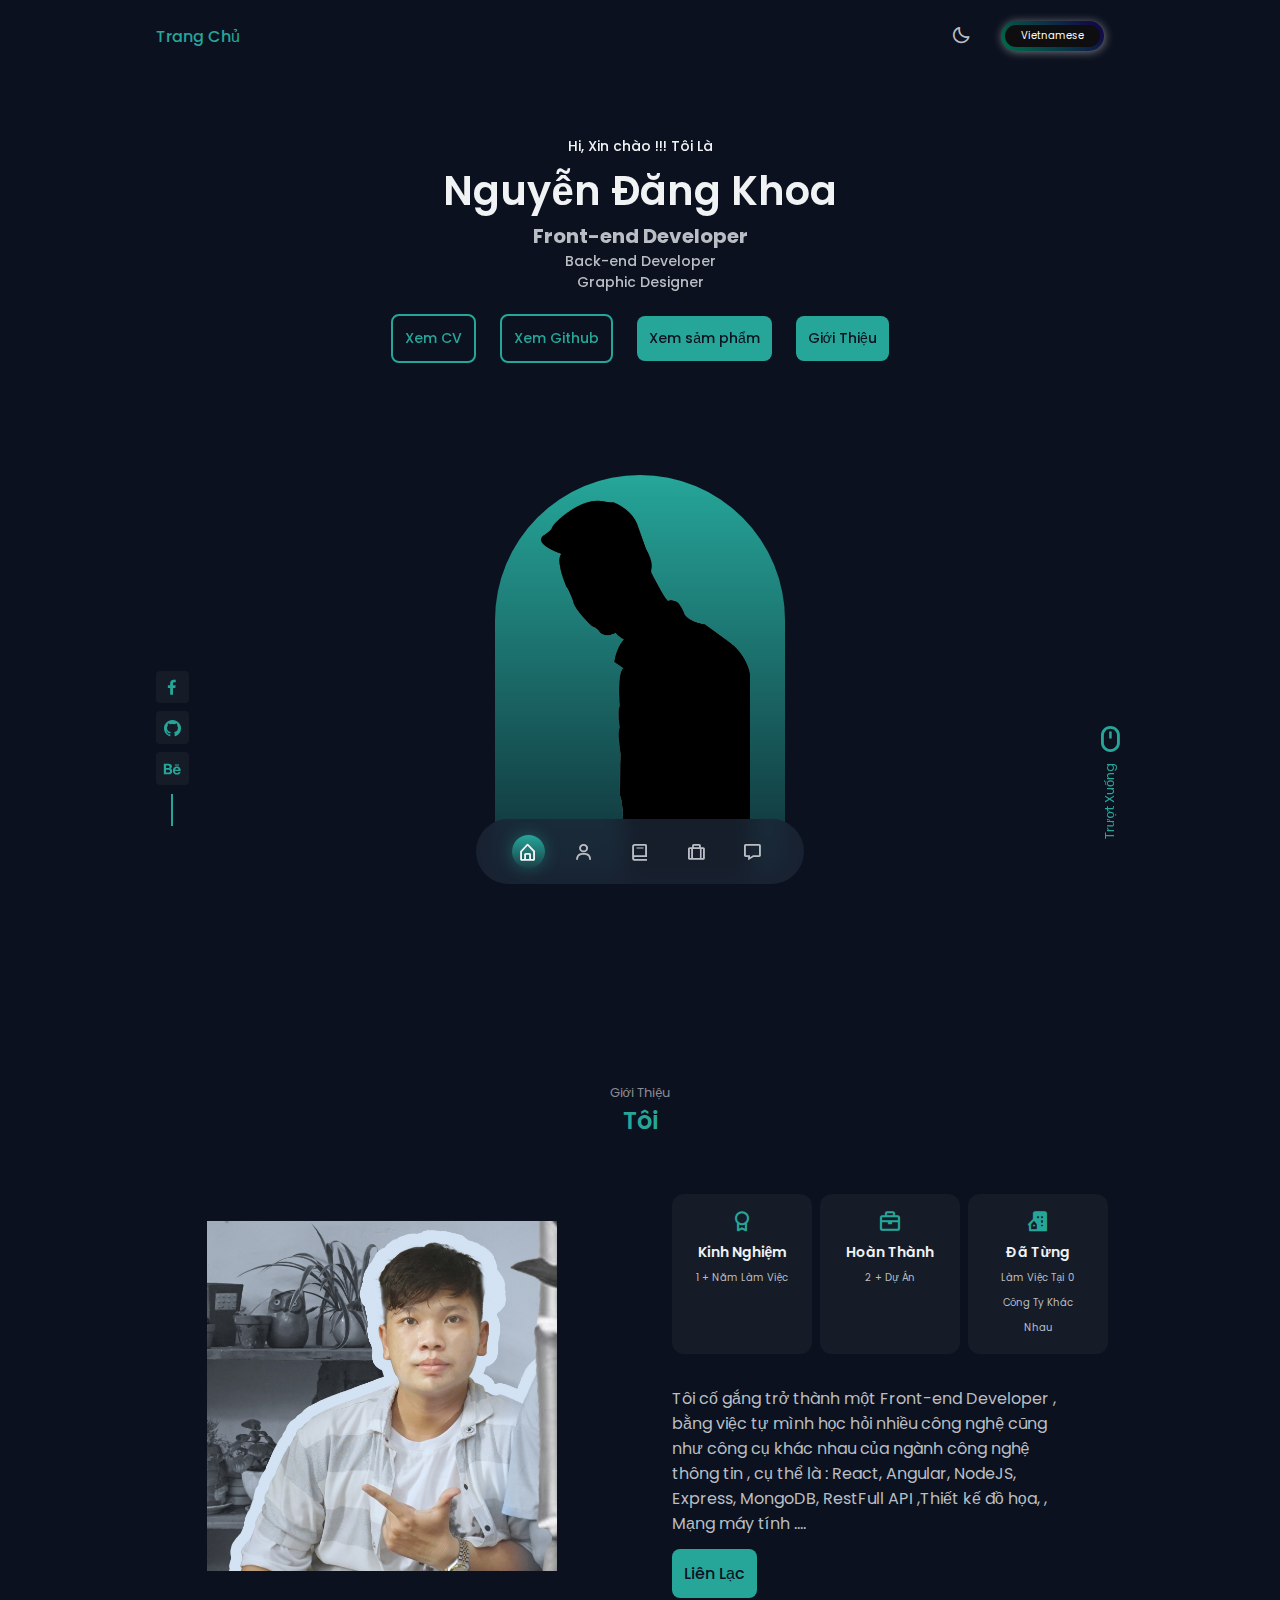
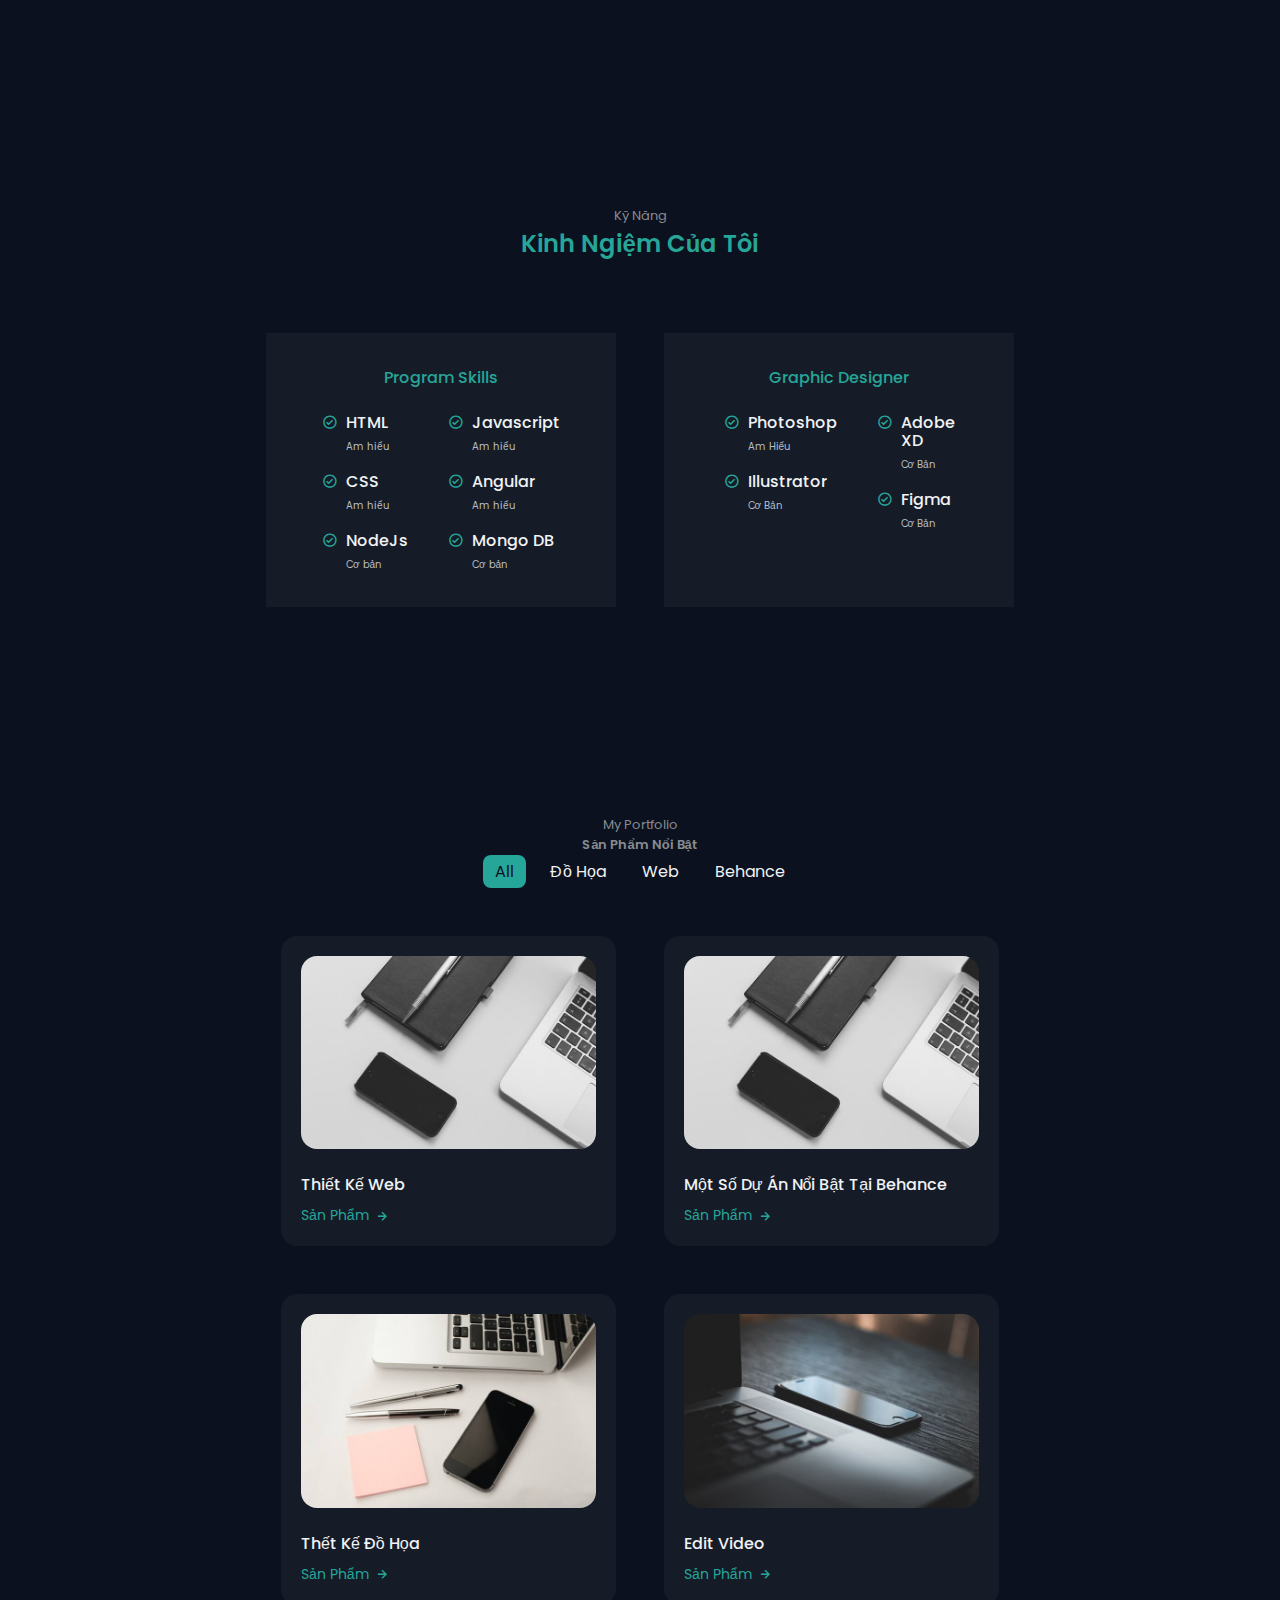
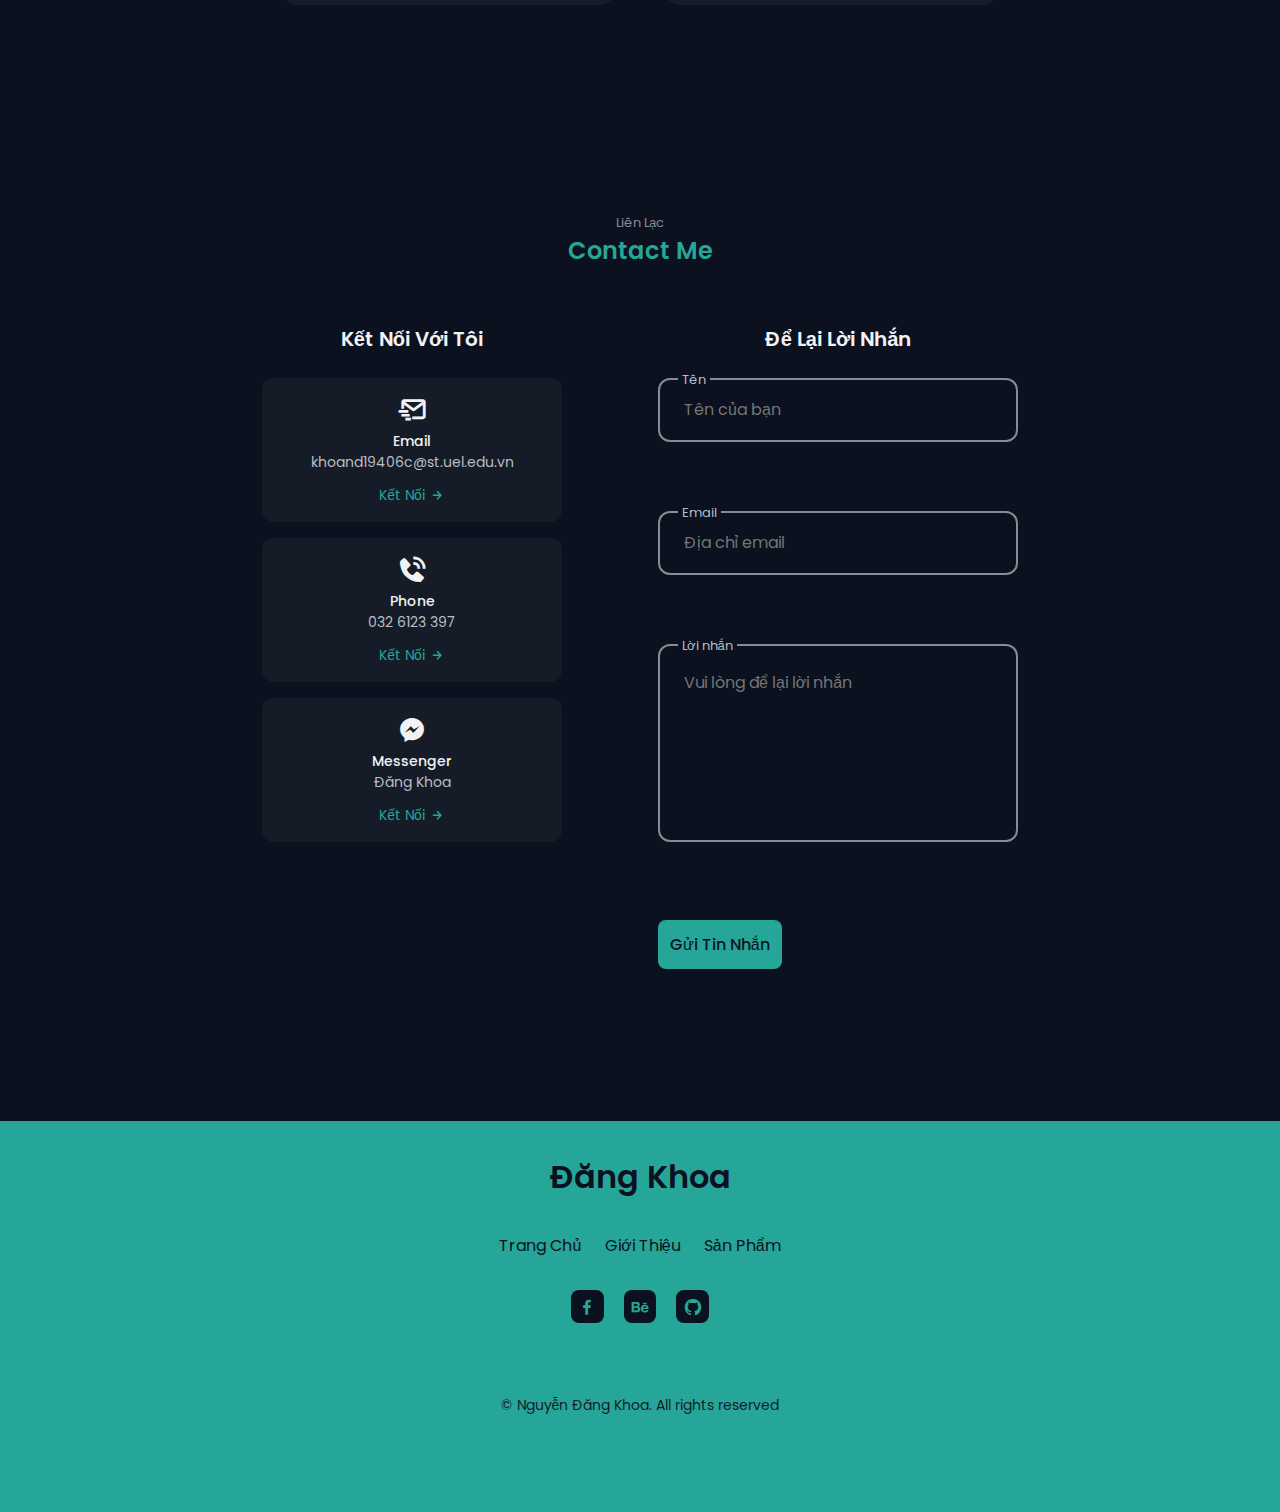
<file: index.html>
<!DOCTYPE html>
<html lang="en">

<head>
    <meta charset="UTF-8">
    <meta name="viewport" content="width=device-width, initial-scale=1.0">

    <!--=============== FAVICON ===============-->
    <link rel="shortcut icon" href="https://cdn-icons-png.flaticon.com/128/6146/6146710.png" type="image/x-icon">

    <!--=============== BOXICONS ===============-->
    <link href='https://unpkg.com/boxicons@2.1.1/css/boxicons.min.css' rel='stylesheet'>

    <!--=============== SWIPER CSS ===============-->
    <link rel="stylesheet" href="./assets/css/swiper-bundle.min.css">

    <!--=============== CSS ===============-->
    <link rel="stylesheet" href="./assets/css/styles.css">

    <title>Nguyễn Đăng Khoa</title>
</head>

<body>
    <!--=============== HEADER ===============-->
    <header class="header" id="header">
        <nav class="nav container">
            <a href="#" class="nav__logo">Trang Chủ</a>

            <div class="nav__menu">
                <ul class="nav__list">
                    <li class="nav__item ">
                        <a href="#home" class="nav__link active-link">
                            <i class='bx bx-home-alt'></i>
                        </a>
                    </li>

                    <li class="nav__item">
                        <a href="#about" class="nav__link">
                            <i class='bx bx-user'></i>
                        </a>
                    </li>

                    <li class="nav__item">
                        <a href="#skills" class="nav__link">
                            <i class='bx bx-book'></i>
                        </a>
                    </li>

                    <li class="nav__item">
                        <a href="#work" class="nav__link">
                            <i class='bx bx-briefcase-alt'></i>
                        </a>
                    </li>

                    <li class="nav__item">
                        <a href="#contact" class="nav__link">
                            <i class='bx bx-message'></i>
                        </a>
                    </li>
                </ul>
            </div>

            <!-- Theme Change Button -->
            <div class="func-change">
                <i class='bx bx-moon change-theme' id="theme-button"></i>
                <div style='display: block;'>
                    <button onclick="changebtn()" id="btn__changelanguage" class="btn6">Vietnamese</button>
                </div>
            </div>
        </nav>

    </header>

    <!--=============== MAIN ===============-->
    <main class="main">
        <!--=============== HOME ===============-->
        <section class="home section" id="home">
            <div class="home__container container grid">
                <div class="home__data">
                    <span class="home__greeting">Hi, Xin chào !!! Tôi Là</span>
                    <h1 class="home__name">Nguyễn Đăng Khoa</h1>
                    <h3 class="home__education"><b style="font-size:20px">Front-end Developer</b><br>Back-end Developer<br>Graphic
                        Designer<br><br>

                        <div class="home__buttons">
                            <a href="./cv.html" class="button button--ghost" target="_blank">
                                Xem CV
                            </a>
                            <a href="https://github.com/khoa2520" class="button button--ghost" target="_blank">
                                Xem Github
                            </a>
                            <a href="#work" class="button">Xem sảm phẩm</a>
                            <a href="#about" class="button">Giới Thiệu</a>
                        </div>
                </div>
                <div class="home__handle">
                    <img src="./assets/img/perfil.png" alt="" class="home__img">
                </div>

                <div class="home__social">
                    <a href="https://www.facebook.com/profile.php?id=100007340288042" target="_blank"
                        class="home__social-link">
                        <i class='bx bxl-facebook'></i>
                    </a>

                    <a href="https://github.com/khoa2520" target="_blank" class="home__social-link">
                        <i class='bx bxl-github'></i>
                    </a>

                    <a href="https://www.behance.net/nguynngkhoa3/" target="_blank" class="home__social-link">
                        <i class='bx bxl-behance'></i>
                    </a>
                </div>

                <a href="#about" class="home__scroll">
                    <i class='bx bx-mouse home__scroll-icon'></i>
                    <span class="home__scroll-name">Trượt Xuống</span>
                </a>
            </div>
        </section>

        <!--=============== ABOUT ===============-->
        <section class="about section" id="about">
            <span class="section__subtitle">Giới Thiệu</span>
            <h2 class="section__title">Tôi</h2>

            <div class="about__container container grid">
                <img src="./assets/img/backoke.jpg" alt="" class="about__img">

                <div class="about__data">
                    <div class="about__info">
                        <div class="about__box">
                            <i class='bx bx-award about__icon'></i>
                            <h3 class="about__title">Kinh Nghiệm</h3>
                            <span class="about__subtitle">1 + Năm Làm Việc</span>
                        </div>

                        <div class="about__box">
                            <i class='bx bx-briefcase about__icon'></i>
                            <h3 class="about__title">Hoàn Thành</h3>
                            <span class="about__subtitle">2 + Dự Án</span>
                        </div>

                        <div class="about__box">
                            <i class='bx bxs-building-house about__icon'></i>
                            <h3 class="about__title">Đã Từng</h3>
                            <span class="about__subtitle">Làm Việc Tại 0 Công Ty Khác Nhau</span>
                        </div>
                    </div>

                    <p class="about__description">
                        Tôi cố gắng trở thành một Front-end Developer , bằng việc tự mình học hỏi nhiều công nghệ cũng
                        như
                        công cụ khác nhau của ngành công nghệ thông tin , cụ thể là : React, Angular, NodeJS, Express, MongoDB, RestFull API ,Thiết kế đồ họa,
                        , Mạng máy tính ....
                    </p>

                    <a href="#contact" class="button">Liên Lạc</a>
                </div>
            </div>
        </section>

        <!--=============== SKILLS ===============-->
        <section class="skills section" id="skills">
            <span class="section__subtitle">Kỹ Năng</span>
            <h2 class="section__title">Kinh Ngiệm Của Tôi</h2>

            <div class="skills__container container grid">


                <div class="skills__content">
                    <h3 class="skills__title">Program Skills</h3>

                    <div class="skills__box">
                        <div class="skills__group">
                            <div class="skills__data">
                                <i class='bx bx-check-circle'></i>

                                <div>
                                    <h3 class="skills__name">HTML</h3>
                                    <span class="skills__level">Am hiểu</span>
                                </div>
                            </div>

                            <div class="skills__data">
                                <i class='bx bx-check-circle'></i>

                                <div>
                                    <h3 class="skills__name">CSS</h3>
                                    <span class="skills__level">Am hiểu</span>
                                </div>
                            </div>
                            <div class="skills__data">
                                <i class='bx bx-check-circle'></i>

                                <div>
                                    <h3 class="skills__name">NodeJs</h3>
                                    <span class="skills__level">Cơ bản</span>
                                </div>
                            </div>

                        </div>
                        <div class="skills__group">
                            <div class="skills__data">
                                <i class='bx bx-check-circle'></i>

                                <div>
                                    <h3 class="skills__name">Javascript</h3>
                                    <span class="skills__level">Am hiểu</span>
                                </div>
                            </div>

                            <div class="skills__data">
                                <i class='bx bx-check-circle'></i>

                                <div>
                                    <h3 class="skills__name">Angular</h3>
                                    <span class="skills__level">Am hiểu</span>
                                </div>
                            </div>
                            <div class="skills__data">
                                <i class='bx bx-check-circle'></i>

                                <div>
                                    <h3 class="skills__name">Mongo DB</h3>
                                    <span class="skills__level">Cơ bản</span>
                                </div>
                            </div>

                        </div>
                    </div>
                </div>

                <!--  -->

                <div class="skills__content">
                    <h3 class="skills__title">Graphic Designer</h3>

                    <div class="skills__box">
                        <div class="skills__group">
                            <div class="skills__data">
                                <i class='bx bx-check-circle'></i>

                                <div>
                                    <h3 class="skills__name">Photoshop</h3>
                                    <span class="skills__level">Am Hiểu</span>
                                </div>
                            </div>

                            <div class="skills__data">
                                <i class='bx bx-check-circle'></i>

                                <div>
                                    <h3 class="skills__name">Illustrator</h3>
                                    <span class="skills__level">Cơ Bản</span>
                                </div>
                            </div>
                        </div>
                        <div class="skills__group">
                            <div class="skills__data">
                                <i class='bx bx-check-circle'></i>

                                <div>
                                    <h3 class="skills__name">Adobe XD</h3>
                                    <span class="skills__level">Cơ Bản</span>
                                </div>
                            </div>

                            <div class="skills__data">
                                <i class='bx bx-check-circle'></i>

                                <div>
                                    <h3 class="skills__name">Figma</h3>
                                    <span class="skills__level">Cơ Bản</span>
                                </div>
                            </div>
                        </div>
                    </div>
                </div>
            </div>
        </section>

        <!--=============== SERVICES ===============-->
        <!-- <section class="services section">
            <span class="section__subtitle">Dịch Vụ</span>

            <h2 class="section__title">Cung Cấp Các Dịch Vụ</h2>

            <div class="services__container container grid">
                <div class="services__card">
                    <h3 class="services__title">Thiết Kế <br> Đồ Họa</h3>

                    <span class="services__button">
                        Xem thêm <i class='bx bx-right-arrow-alt services__icon'></i>
                    </span>

                    <div class="services__modal">
                        <div class="services__modal-content">
                            <i class='bx bx-x services__modal-close'></i>
                            <h3 class="services__modal-title">Thiết Kế Đồ Họa</h3>

                            <p class="services__modal-description">
                                Với kinh nghiệm hơn 2 năm trong lĩnh vực thiết kế đồ họa
                                tôi có thể.
                            </p>

                            <ul class="services__modal-list">
                                <li class="services__modal-item">
                                    <i class="bx bx-check services__modal-icon"></i>
                                    <p class="services__modal-info">
                                        Thiết kế banner, poster , name card, các sản phẩm
                                        in ấn theo yêu cầu
                                    </p>
                                </li>

                                <li class="services__modal-item">
                                    <i class="bx bx-check services__modal-icon"></i>
                                    <p class="services__modal-info">
                                        Phục vụ 24/7.
                                    </p>
                                </li>

                                <li class="services__modal-item">
                                    <i class="bx bx-check services__modal-icon"></i>
                                    <p class="services__modal-info">
                                        Hỗ trợ chỉnh sữa file theo yều.
                                    </p>
                                </li>

                                <li class="services__modal-item">
                                    <i class="bx bx-check services__modal-icon"></i>
                                    <p class="services__modal-info">
                                        sau khi hoàn thành bàn giao lại các file thiết kế theo yêu cầu của khách hàng.
                                    </p>
                                </li>
                            </ul>
                        </div>
                    </div>
                </div>

                <div class="services__card">
                    <h3 class="services__title">Thiết Kế <br> Web</h3>

                    <span class="services__button">
                        Xem thêm <i class='bx bx-right-arrow-alt services__icon'></i>
                    </span>

                    <div class="services__modal">
                        <div class="services__modal-content">
                            <i class='bx bx-x services__modal-close'></i>
                            <h3 class="services__modal-title">Thiết Kế Giao Diện Web</h3>

                            <p class="services__modal-description">
                                Với kinh nghiệm hơn 2 năm trong lĩnh vực thiết kế đồ họa
                                dành cho web tôi có thể.
                            </p>

                            <ul class="services__modal-list">
                                <li class="services__modal-item">
                                    <i class="bx bx-check services__modal-icon"></i>
                                    <p class="services__modal-info">
                                        Thiết kế giao diện web theo yêu cầu của khách hàng.
                                    </p>
                                </li>

                                <li class="services__modal-item">
                                    <i class="bx bx-check services__modal-icon"></i>
                                    <p class="services__modal-info">
                                        Thiết kế giao diện trực quan dễ nhìn.
                                    </p>
                                </li>

                                <li class="services__modal-item">
                                    <i class="bx bx-check services__modal-icon"></i>
                                    <p class="services__modal-info">
                                        Thiết kế bố cục màu sắc theo ý muốn của khách hàng
                                    </p>
                                </li>

                                <li class="services__modal-item">
                                    <i class="bx bx-check services__modal-icon"></i>
                                    <p class="services__modal-info">
                                        Bàn giao lại file và các sản phẩm theo yêu cầu của khách hàng.
                                    </p>
                                </li>

                                <li class="services__modal-item">
                                    <i class="bx bx-check services__modal-icon"></i>
                                    <p class="services__modal-info">
                                        Thiết kế mockups website cho công ty.
                                    </p>
                                </li>
                            </ul>
                        </div>
                    </div>
                </div>
                <div class="services__card">
                    <h3 class="services__title">Chỉnh Sửa <br> Video</h3>

                    <span class="services__button">
                        Xem thêm <i class='bx bx-right-arrow-alt services__icon'></i>
                    </span>

                    <div class="services__modal">
                        <div class="services__modal-content">
                            <i class='bx bx-x services__modal-close'></i>
                            <h3 class="services__modal-title">Chỉnh Sửa Video</h3>

                            <p class="services__modal-description">
                                Với kinh nghiệm hơn 2 năm trong lĩnh vực chỉnh sữa video
                            </p>

                            <ul class="services__modal-list">
                                <li class="services__modal-item">
                                    <i class="bx bx-check services__modal-icon"></i>
                                    <p class="services__modal-info">
                                        Thiế kế video quảng cáo
                                    </p>
                                </li>

                                <li class="services__modal-item">
                                    <i class="bx bx-check services__modal-icon"></i>
                                    <p class="services__modal-info">
                                        Chỉnh sửa video theo yêu cầu của khách hàng
                                    </p>
                                </li>

                                <li class="services__modal-item">
                                    <i class="bx bx-check services__modal-icon"></i>
                                    <p class="services__modal-info">
                                        Thêm các hiệu ứng , bố cục màu sắc theo yêu cầu của khách hàng.
                                    </p>
                                </li>

                                <li class="services__modal-item">
                                    <i class="bx bx-check services__modal-icon"></i>
                                    <p class="services__modal-info">
                                        Làm video animation.
                                    </p>
                                </li>

                                <li class="services__modal-item">
                                    <i class="bx bx-check services__modal-icon"></i>
                                    <p class="services__modal-info">
                                        Bàn giao lại file và các sản phẩm theo yêu cầu của khách hàng.
                                    </p>
                                </li>
                            </ul>
                        </div>
                    </div>
                </div>
            </div>
        </section> -->
       
        <!--=============== WORK ===============-->
        <section class="work section" id="work">
            <span class="section__subtitle">My Portfolio</span>
            <h2 class="section__subtitle">Sản Phẩm Nổi Bật</h2>

            <div class="work__filters">
                <span class="work__item active-work" data-filter="all">All</span>
                <span class="work__item" data-filter=".web">Đồ Họa</span>
                <span class="work__item" data-filter=".movil">Web</span>
                <span class="work__item" data-filter=".behance">Behance</span>
            </div>

            <div class="work__container container grid">
                <div class="work__card mix movil">
                    <img src="./assets/img/work5.jpg" alt="" class="work__img">

                    <h3 class="work__title">Thiết Kế Web</h3>
                    <a href="./web_pro.html" target="" class="work__button">
                        Sản Phẩm <i class='bx bx-right-arrow-alt work__icon'></i>
                    </a>
                </div>
                <div class="work__card mix behance">
                    <img src="./assets/img/work5.jpg" alt="" class="work__img">


            


                    <h3 class="work__title my-btn">Một Số Dự Án Nổi Bật Tại Behance</h3>
                    <a href="" target="" class="work__button">
                        Sản Phẩm <i class='bx bx-right-arrow-alt work__icon'></i>
                    </a>
                </div>
                <div class="work__card mix web">
                    <img src="./assets/img/work1.jpg" alt="" class="work__img">

                    <h3 class="work__title">Thết Kế Đồ Họa</h3>
                    <a href="./design.html" target="" class="work__button">
                        Sản Phẩm <i class='bx bx-right-arrow-alt work__icon'></i>
                    </a>
                </div>

                <div class="work__card mix web">
                    <img src="./assets/img/work4.jpg" alt="" class="work__img">

                    <h3 class="work__title">Edit Video</h3>
                    <a href="" target="" class="work__button">
                        Sản Phẩm <i class='bx bx-right-arrow-alt work__icon'></i>
                    </a>
                </div>


            </div>
        </section>

        <!--=============== CONTACT ===============-->
        <section class="contact section" id="contact">
            <span class="section__subtitle">Liên Lạc</span>
            <h2 class="section__title">Contact Me</h2>

            <div class="contact__container container grid">
                <div class="contact__content">
                    <h3 class="contact__title">Kết Nối Với Tôi</h3>

                    <div class="contact__info">
                        <div class="contact__card">
                            <i class='bx bx-mail-send contact__card-icon'></i>
                            <h3 class="contact__card-title">Email</h3>
                            <span class="contact__card-data">khoand19406c@st.uel.edu.vn</span>

                            <a href="mailto:examplemail@correo.com" target="_blank" class="contact__button">
                                Kết Nối <i class='bx bx-right-arrow-alt contact__button-icon'></i>
                            </a>
                        </div>

                        <div class="contact__card">
                            <i class='bx bxs-phone-call contact__card-icon'></i>
                            <h3 class="contact__card-title">Phone</h3>
                            <span class="contact__card-data">032 6123 397</span>

                            <a href="https://api.whatsapp.com/send?phone=0328246814&text=Hello" target="_blank"
                                class="contact__button">
                                Kết Nối <i class='bx bx-right-arrow-alt contact__button-icon'></i>
                            </a>
                        </div>

                        <div class="contact__card">
                            <i class='bx bxl-messenger contact__card-icon'></i>
                            <h3 class="contact__card-title">Messenger</h3>
                            <span class="contact__card-data">Đăng Khoa</span>

                            <a href="https://www.messenger.com/t/100007340288042" target="_blank"
                                class="contact__button">
                                Kết Nối <i class='bx bx-right-arrow-alt contact__button-icon'></i>
                            </a>
                        </div>
                    </div>
                </div>

                <div class="contact__content">
                    <h3 class="contact__title">Để Lại Lời Nhắn</h3>

                    <form action="" class="contact__form" id="form-1">
                        <div class="contact__form-div">
                            <label for="fullname" class="contact__form-tag">Tên</label>
                            <input id="fullname" name="fullname" type="text" placeholder="Tên của bạn"
                                class="contact__form-input">
                            <span class="form-message"></span>
                        </div>

                        <div class="contact__form-div">
                            <label for="email" class="contact__form-tag">Email</label>
                            <input id="email" name="email" type="text" placeholder="Địa chỉ email"
                                class="contact__form-input">
                            <span class="form-message"></span>
                        </div>

                        <div class="contact__form-div contact__form-area">
                            <label for="" class="contact__form-tag">Lời nhắn</label>
                            <textarea name="message" id="message" cols="30" rows="10" class="contact__form-input"
                                placeholder="Vui lòng để lại lời nhắn"></textarea>
                            <span class="form-message"></span>
                        </div>

                        <button class="button form-submit">Gửi Tin Nhắn</button>
                    </form>
                </div>
            </div>
        </section>
    </main>
    <div class="alert-box hide hidden">
        Message Text Here
        <span class="close-alert">&times;</span>
    </div>
    <link rel="stylesheet" href="./assets/css/animation.css">

    <script src="./assets/js/animation.js">

    </script>
    <!--=============== FOOTER ===============-->
    <footer class="footer">
        <div class="footer__container container">
            <h1 class="footer__title">Đăng Khoa</h1>

            <ul class="footer__list">
                <li>
                    <a href="#home" class="footer__link">Trang Chủ</a>
                </li>
                <li>
                    <a href="#about" class="footer__link">Giới Thiệu</a>
                </li>
                <li>
                    <a href="#work" class="footer__link">Sản Phẩm</a>
                </li>
            </ul>

            <ul class="footer__social">
                <a href="https://www.facebook.com/profile.php?id=100007340288042" target="_blank"
                    class="footer__social-link">
                    <i class='bx bxl-facebook'></i>
                </a>
                <a href="https://www.behance.net/nguynngkhoa3" target="_blank" class="footer__social-link">
                    <i class='bx bxl-behance'></i>
                </a>
                <a href="https://github.com/khoa2520" target="_blank" class="footer__social-link">
                    <i class='bx bxl-github'></i>
                </a>
            </ul>

            <span class="footer__copy">
                &#169; Nguyễn Đăng Khoa. All rights reserved
            </span>
        </div>
    </footer>
    <div id="toast"></div>
    <!-- FORM VALIDATOR -->
    <script src="./assets/js/validator.js"></script>
    <script>
        Validator({
            form: '#form-1',
            formGroupSelector: '.contact__form-div',
            errorSelector: '.form-message',
            rules: [
                Validator.isRequired('#fullname', 'Vui lòng nhập tên'),
                Validator.isRequired('#email', 'Vui lòng nhập địa chỉ email'),
                Validator.isEmail('#email', 'Địa chỉ email không hợp lệ'),
                Validator.isRequired('#message', 'Vui lòng nhập nhập lời nhắn'),
            ],
            onSubmit: function (data) {
                console.log(data);
            }
        });
    </script>
    <!-- TOAST MESENGES -->
    <script src="./assets/js/toast.js"></script>

    <!--=============== SCROLLREVEAL ===============-->
    <script src="./assets/js/scrollreveal.min.js"></script>

    <!--=============== MIXITUP FILTER ===============-->
    <script src="./assets/js/mixitup.min.js"></script>

    <!--=============== MAIN JS ===============-->
    <script src="./assets/js/main.js"></script>
</body>

</html>
</file>
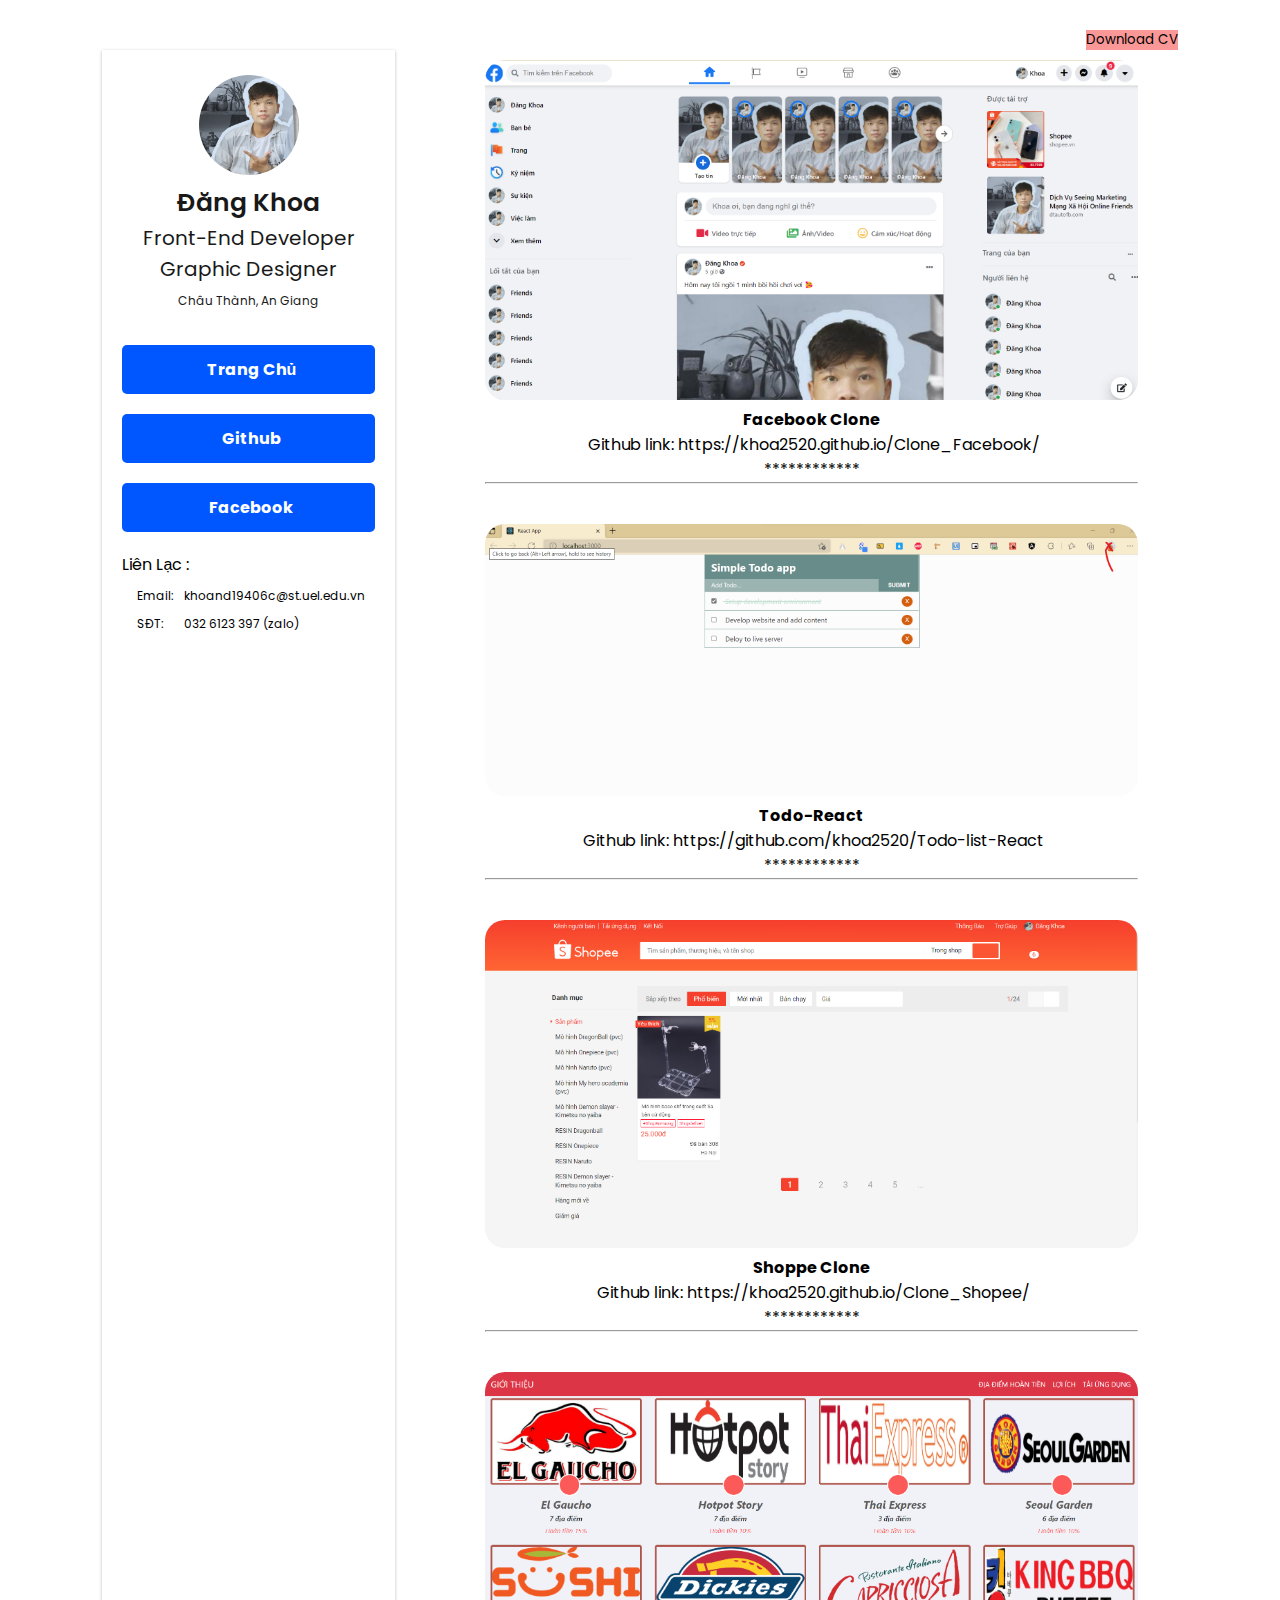
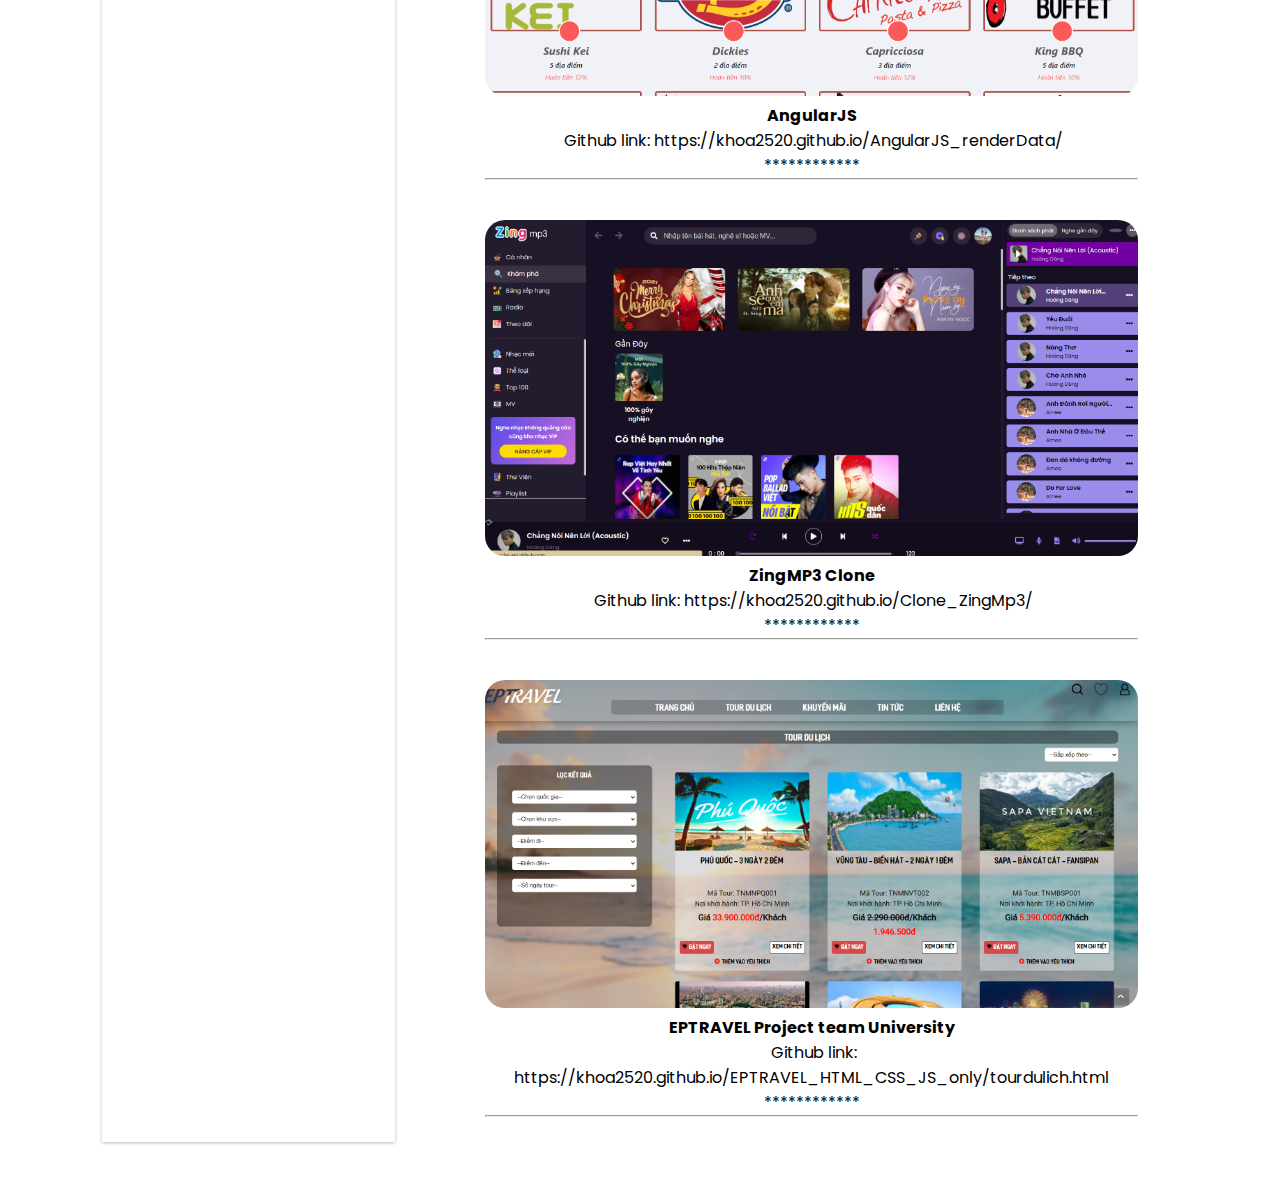
<file: web_pro.html>
<!DOCTYPE html>
<html lang="en">

<head>
    <meta charset="UTF-8">
    <meta http-equiv="X-UA-Compatible" content="IE=edge">
    <meta name="viewport" content="width=device-width, initial-scale=1.0">
    <link rel="stylesheet" href="./assets/css/cv.css">
    <link rel="stylesheet" href="./assets/css/lightbox.css">
    <link rel="stylesheet" href="https://pro.fontawesome.com/releases/v5.10.0/css/all.css"
        integrity="sha384-AYmEC3Yw5cVb3ZcuHtOA93w35dYTsvhLPVnYs9eStHfGJvOvKxVfELGroGkvsg+p" crossorigin="anonymous" />
    <link rel="shortcut icon" href="https://cdn-icons-png.flaticon.com/128/6146/6146710.png" type="image/x-icon">
    <!--=============== BOXICONS ===============-->
    <link href='https://unpkg.com/boxicons@2.1.1/css/boxicons.min.css' rel='stylesheet'>
    <title>Khoa Résume</title>
</head>

<body>
    <div class="container">
        <div class="rightside">
            <div class="rightside__box">
                <div class="rightside__container">
                    <div class="rightside__avatar">
                        <img src="./assets/img/backoke.jpg" alt="">
                    </div>
                    <div class="rightside__name">
                        <h1>Đăng Khoa</h1>
                    </div>
                    <div class="rightside__description">
                        <h1>Front-End Developer</h1><br>
                        <h1>Graphic Designer</h1>
                    </div>
                    <div class="rightside__local">
                        <i class="fas fa-map-marker-alt local__icon"></i>
                        Châu Thành, An Giang
                    </div>
                </div>
                <div class="home btn">
                    <a href="./index.html"><i class="fas fa-home home__icon"></i> Trang Chủ
                    </a>
                </div>
                <div class="contact__btn btn">
                    <a href="https://github.com/khoa2520">
                        <i class="fab fa-github contact__icon"></i>
                        Github
                    </a>
                </div>
                <div class="contact__btn btn">
                    <a href="https://www.facebook.com/profile.php?id=100007340288042">
                        <i class="fab fa-facebook-f contact__icon"></i>
                        Facebook
                    </a>
                </div>
                <div class="rightside__des">
                    <span class="rightside__title">Liên Lạc :</span>

                    <div class="des__box">
                        <div class="des__title">
                            <span class="des__title-email">Email:</span>
                            <span class="des__title-email">SĐT:</span>

                        </div>
                        <div class="des__des">
                            <span class="des__des-email">khoand19406c@st.uel.edu.vn</span>
                            <span class="des__des-email">032 6123 397 (zalo)</span>

                        </div>

                    </div>
                </div>
            </div>
        </div>
        <div class="leftside">
            <button id="btn_download" onclick="document.getElementById('link').click()">Download CV</button>
            <a id="link" href="./assets/pdf/DangKhoa_Frontend_Intern.pdf" download hidden></a>
            <div class="gallery" id="web-pro">
                <!-- <div class="web_show-item" onclick="window.location.href='https://khoa2520.github.io/Clone_Facebook/'">
                    <img src="./assets/img/webimg/fb.png" alt="">
                    <p>Facebook Clone</p>
                    <div>

                        <i class='bx bxl-github'></i>
                        Github link: <span
                            style="Text-decoration: underline rgb(34, 34, 34)">https://khoa2520.github.io/Clone_Facebook/</span>
                    </div>
                </div> -->

                <hr>

            </div>
        </div>

        <script>
            var xml_http = new XMLHttpRequest();
            var url = "./assets/data/web.json";

            xml_http.onreadystatechange = function () {
                if (this.readyState == 4 && this.status == 200) {
                    var myArr = JSON.parse(this.responseText);
                    loadWeb(myArr);
                }
            }

            xml_http.open("GET", url, true);//ra lệnh 
            xml_http.send();//thực hiênn

            function loadWeb(arr) {
                var div = "";
                var i = 0;
                
                for (i = 0; i < arr.length; i++) {
                    // alert(arr[i].img)
                    div += ' <div class="web_show-item" onclick="golink('+ "'" + arr[i].link + "'" +')"'
                        + '<p><img src="'+ arr[i].img +'"><b>'+ arr[i].title +'</b></p>'
                        + '<div>'
                        + '<i class="bx bxl - github"></i>'
                        + ' Github link: <span'
                        + 'style = "Text-decoration: underline rgb(34, 34, 34)" > '+ arr[i].link +'</span>'
                        + '</div>************<hr></br>'
                        + '</div>'
                }
               
                document.getElementById('web-pro').innerHTML = div

            }

            function golink(l){
                window.location.href = l;
            }
        </script>
    </div>
    <script>
        document.querySelectorAll('.gallery video').forEach(vid => {
            vid.onclick = () => {
                document.querySelector('.popup-video').style.display = 'block';
                document.querySelector('.popup-video video').style.width = 80 + '%';
                document.querySelector('.popup-video video').src = vid.getAttribute('src');

                if (document.querySelector('.popup-video video').muted = true) {
                    document.querySelector('.popup-video video').muted = false;
                    document.querySelector('.popup-video video').autoplay = true;
                }
            }
        });
        document.querySelector('.popup-video span').onclick = () => {
            document.querySelector('.popup-video').style.display = 'none';
            document.querySelector('.popup-video video').muted = true;
        }
    </script>
</body>

</html>
</file>
<file: assets/css/styles.css>
/*=============== GOOGLE FONTS ===============*/
@import url("https://fonts.googleapis.com/css2?family=Poppins:wght@400;500;600&display=swap");

/*=============== VARIABLES CSS ===============*/
:root {
  --header-height: 3.5rem;

  /*========== Colors ==========*/
  /*Color mode HSL(hue, saturation, lightness)*/
  /*
        Purple: hsl(250, 66%, 75%)
        Blue: hsl(207, 90%, 72%)
        Pink: hsl(356, 66%, 75%)
        Teal: hsl(174, 63%, 62%)
  */
  --first-hue: 174;
  --sat: 63%;
  --lig: 40%;
  --second-hue: 219;
  --first-color: hsl(var(--first-hue), var(--sat), var(--lig));
  --first-color-alt: hsl(var(--first-hue), var(--sat), 60%); /* -4% */
  --title-color: hsl(var(--second-hue), 15%, 95%);
  --text-color: hsl(var(--second-hue), 8%, 75%);
  --text-color-light: hsl(var(--second-hue), 4%, 55%);
  --body-color: hsl(var(--second-hue), 48%, 8%);
  --container-color: hsl(var(--second-hue), 32%, 12%);

  /*========== Font and typography ==========*/
  /*.5rem = 8px | 1rem = 16px ...*/
  --body-font: "Poppins", sans-serif;
  --biggest-font-size: 1.75rem;
  --h1-font-size: 1.5rem;
  --h2-font-size: 1.25rem;
  --h3-font-size: 1rem;
  --normal-font-size: 0.938rem;
  --small-font-size: 0.813rem;
  --smaller-font-size: 0.75rem;
  --tiny-font-size: 0.625rem;

  /*========== Font weight ==========*/
  --font-medium: 500;
  --font-semibold: 600;

  /*========== z index ==========*/
  --z-tooltip: 10;
  --z-fixed: 100;
  --z-modal: 1000;
}

/* Responsive typography */
@media screen and (min-width: 968px) {
  :root {
    --biggest-font-size: 2.5rem;
    --h1-font-size: 2.25rem;
    --h2-font-size: 1.5rem;
    --h3-font-size: 1.25rem;
    --normal-font-size: 1rem;
    --small-font-size: 0.875rem;
    --smaller-font-size: 0.813rem;
  }
}

/*=============== BASE ===============*/
* {
  box-sizing: border-box;
  padding: 0;
  margin: 0;
}

html {
  scroll-behavior: smooth;
}

body,
button,
input,
textarea {
  font-family: var(--body-font);
  font-size: var(--normal-font-size);
}

body {
  background-color: var(--body-color);
  color: var(--text-color);
  transition: 0.4s; /* for light mode animation */
}

h1,
h2,
h3 {
  color: var(--title-color);
  font-weight: var(--font-semibold);
}

ul {
  list-style: none;
}

a {
  text-decoration: none;
}

button {
  cursor: pointer;
  border: none;
  outline: none;
}

img {
  max-width: 100%;
  height: auto;
}

/*=============== THEME ===============*/
.change-theme {
  font-size: 1.25rem;
  cursor: pointer;
  transition: 0.3s;
}
.change-theme:hover {
  color: var(--first-color);
}
/*========== Variables Dark theme ==========*/
body.light-theme {
  --title-color: hsl(var(--second-hue), 15%, 15%);
  --text-color: hsl(var(--second-hue), 8%, 35%);
  --body-color: hsl(var(--second-hue), 100%, 99%);
  --container-color: #fff;
}

/*========== 
    Color changes in some parts of 
    the website, in light theme
==========*/
.light-theme .scroll-header {
  box-shadow: 0 2px 4px hsla(0, 0%, 1%, 0.1);
}
.light-theme .nav__menu {
  background-color: hsla(var(--second-hue), 32%, 90%, 0.8);
}
.light-theme .section__subtitle {
  color: var(--text-color);
}
.light-theme .home__social-link {
  box-shadow: 0 2px 8px hsla(var(--second-hue), 48%, 8%, 0.1);
}
.light-theme .home__social::after,
.light-theme .footer__social-link {
  background-color: var(--title-color);
}
.light-theme .home__social-link,
.light-theme .home__scroll,
.light-theme .button,
.light-theme .button:hover,
.light-theme .active-work,
.light-theme .footer__title,
.light-theme .footer__link,
.light-theme .footer__copy {
  color: var(--title-color);
}
.light-theme .about__box {
  box-shadow: 0 2px 8px hsla(var(--second-hue), 48%, 8%, 0.1);
}
.light-theme .skills__content,
.light-theme .services__card,
.light-theme .work__card,
.light-theme .contact__card {
  box-shadow: 0 2px 16px hsla(var(--second-hue), 48%, 8%, 0.1);
}
.light-theme::-webkit-scrollbar {
  background-color: hsl(var(--second-hue), 8%, 66%);
}
.light-theme::-webkit-scrollbar-thumb {
  background-color: hsl(var(--second-hue), 8%, 54%);
}
.light-theme::-webkit-scrollbar-thumb:hover {
  background-color: hsl(var(--second-hue), 8%, 44%);
}
/*=============== REUSABLE CSS CLASSES ===============*/
.container {
  max-width: 968px;
  margin-left: 1rem;
  margin-right: 1rem;
}

.grid {
  display: grid;
  gap: 1.25rem;
}

.main {
  overflow: hidden;
}

.section {
  padding: 4.5rem 0 1rem;
}

.section__title,
.section__subtitle {
  text-align: center;
}

.section__title {
  font-size: var(--h2-font-size);
  color: var(--first-color);
  margin-bottom: 2rem;
}

.section__subtitle {
  display: block;
  font-size: var(--smaller-font-size);
  color: var(--text-color-light);
}

/*=============== HEADER & NAV===============*/
.header {
  position: fixed;
  top: 0;
  left: 0;
  width: 100%;
  background-color: var(--body-color);
  z-index: var(--z-fixed);
}
.nav {
  height: var(--header-height);
  display: flex;
  justify-content: space-between;
  align-items: center;
}
.nav__logo {
  color: var(--first-color);
  font-weight: var(--font-medium);
  transition: 0.4;
}
.nav__logo:hover {
  color: var(--first-color-alt);
}
.nav__menu {
  position: fixed;
  bottom: 1rem;
  background-color: hsl(var(--second-hue), 32%, 16%, 0.8);
  width: 90%;
  padding: 1rem 2.25rem;
  border-radius: 4rem;
  backdrop-filter: blur(10px);
}
.nav__list {
  display: flex;
  justify-content: space-between;
  align-items: center;
}
.nav__link {
  color: var(--text-color);
  font-size: 1.25rem;
  padding: 0.4rem;
  display: flex;
  border-radius: 5rem;
}

/* Active link */
.active-link {
  background: linear-gradient(
    180deg,
    hsla(var(--first-hue), var(--sat), var(--lig), 1),
    hsla(var(--first-hue), var(--sat), var(--lig), 0.2)
  );
  box-shadow: 0 0 16px hsla(var(--first-hue), var(--sat), var(--lig), 0.4);
  color: var(--title-color);
}

/* Change background header */
.scroll-header {
  box-shadow: 0 4px 4px hsla(0, 0%, 4%, 0.3);
}

/*=============== HOME ===============*/
.home__container {
  position: relative;
  row-gap: 4.5rem;
  padding-top: 2rem;
}
.home__data {
  text-align: center;
}
.home__greeting,
.home__education {
  font-size: var(--small-font-size);
  font-weight: var(--font-medium);
}
.home__greeting {
  display: block;
  color: var(--title-color);
  margin-bottom: 0.25rem;
}
.home__education {
  color: var(--text-color);
  margin-bottom: 2.5rem;
}
.home__name {
  font-size: var(--biggest-font-size);
}
.home__img {
  width: auto;
}
.home__handle {
  justify-self: center;
  width: 190px;
  height: 293px;
  background: linear-gradient(
    180deg,
    hsla(var(--first-hue), var(--sat), var(--lig), 1),
    hsla(var(--first-hue), var(--sat), var(--lig), 0.2)
  );
  border-radius: 10rem 10rem 1rem 1rem;
  display: flex;
  align-items: flex-end;
  justify-content: center;
}
.home__buttons {
  display: flex;
  justify-content: center;
  align-items: center;
  gap: 1.5rem;
}
.home__social,
.home__scroll {
  position: absolute;
}
.home__social {
  bottom: 5rem;
  left: 0;
  display: grid;
  row-gap: 0.5rem;
}
.home__social-link {
  width: max-content;
  background-color: var(--container-color);
  color: var(--first-color);
  padding: 0.25rem;
  border-radius: 0.25rem;
  display: flex;
  font: 1rem;
  transition: 0.4s;
}
.home__social-link:hover {
  background-color: var(--first-color);
  color: #fff;
}
.home__social::after {
  content: "";
  width: 32px;
  height: 2px;
  background-color: var(--first-color);
  transform: rotate(90deg) translate(16px, 3px);
}
.home__scroll {
  color: var(--first-color);
  right: -1.5rem;
  bottom: 4rem;
  display: grid;
  row-gap: 2.25rem;
  justify-items: center;
}
.home__scroll-icon {
  font-size: 1.25rem;
}
.home__scroll-name {
  font-size: var(--smaller-font-size);
  transform: rotate(-90deg);
}
/*=============== BUTTONS ===============*/
.button {
  display: inline-block;
  background-color: var(--first-color);
  color: var(--body-color);
  padding: 0.75rem;
  border-radius: 0.5rem;
  font-weight: var(--font-medium);
  transition: 0.4s;
}
.button:hover {
  background-color: var(--first-color-alt);
  color: var(--body-color);
}
.button--ghost {
  background-color: transparent;
  border: 2px solid var(--first-color);
  color: var(--first-color);
}

/*=============== ABOUT ===============*/
.about__container {
  row-gap: 2.5rem;
}
.about__img {
  width: 220px;
  border-radius: 1.5ren;
  justify-self: center;
}
.about__data {
  text-align: center;
}
.about__info {
  display: grid;
  grid-template-columns: repeat(3, 1fr);
  gap: 0.5rem;
  margin-bottom: 2rem;
}
.about__box {
  background-color: var(--container-color);
  border-radius: 0.75rem;
  padding: 0.75rem 0.75rem;
}
.about__icon {
  font-size: 1.5rem;
  color: var(--first-color);
  margin-bottom: 0.5rem;
}
.about__title {
  font-size: var(--small-font-size);
}
.about__subtitle {
  font-size: var(--tiny-font-size);
}
.about__description {
  margin-bottom: 2rem;
}

/*=============== SKILLS ===============*/
.skills__container {
  row-gap: 2rem;
  padding-top: 1rem;
}
.skills__content {
  background-color: var(--container-color);
  padding: 1.5rem;
  border-radius: 1.25rems;
}
.skills__title {
  font-size: var(--normal-font-size);
  font-weight: var(--font-medium);
  color: var(--first-color);
  text-align: center;
  margin-bottom: 1.5rem;
}
.skills__box {
  display: flex;
  justify-content: center;
  column-gap: 2.5rem;
}
.skills__group {
  display: grid;
  align-content: flex-start;
  row-gap: 1rem;
}
.skills__data {
  display: flex;
  column-gap: 0.5rem;
}
.skills .bx-check-circle {
  font-size: 1rem;
  color: var(--first-color);
}
.skills__name {
  font-size: var(--normal-font-size);
  font-weight: var(--font-medium);
  line-height: 18px;
}
.skills__level {
  font-size: var(--tiny-font-size);
}

/*=============== SERVICES ===============*/
.services__container {
  grid-template-columns: repeat(2, 1fr);
  gap: 1.5rem;
  padding-top: 1rem;
}
.services__card {
  background-color: var(--container-color);
  padding: 3rem 1.5rem 1.5rem;
  border-radius: 1rem;
}
.services__title {
  font-size: var(--h3-font-size);
  margin-bottom: 2.5rem;
}
.services__button {
  color: var(--first-color);
  font-size: var(--small-font-size);
  display: flex;
  align-items: center;
  column-gap: 0.25rem;
  cursor: pointer;
}
.services__button:hover .services__icon {
  transform: translateX(0.5rem);
}
.services__icon {
  font-size: 1rem;
  transition: 0.4s;
}
/* Services modal */
.services__modal {
  position: fixed;
  inset: 0;
  background-color: hsla(var(--second-hue), 28%, 16%, 0.7);
  padding: 2rem 1rem;
  display: grid;
  place-items: center;
  transition: 0.4s;
  z-index: var(--z-modal);
  visibility: hidden;
  opacity: 0;
}
.services__modal-content {
  position: relative;
  background-color: var(--body-color);
  padding: 4.5rem 1.5rem 2rem;
  border-radius: 1.5rem;
}
.services__modal-title,
.services__modal-description {
  text-align: center;
}
.services__modal-title {
  font-size: var(--h3-font-size);
  color: var(--first-color);
  margin-bottom: 1rem;
}
.services__modal-description {
  font-size: var(--small-font-size);
  margin-bottom: 2rem;
}
.services__modal-list {
  display: grid;
  row-gap: 0.75rem;
}
.services__modal-item {
  display: flex;
  align-items: flex-start;
  column-gap: 0.5rem;
}
.services__modal-icon {
  font-size: 1.5rem;
  color: var(--first-color);
}
.services__modal-info {
  font-size: var(--small-font-size);
}
.services__modal-close {
  position: absolute;
  top: 1.5rem;
  right: 1.5rem;
  font-size: 1.5rem;
  color: var(--first-color);
  cursor: pointer;
}
/*Active modal*/
.active-modal {
  opacity: 1;
  visibility: visible;
}

/*=============== WORK ===============*/
.work__container {
  padding-top: 1rem;
}
.work__filters {
  display: flex;
  justify-content: center;
  align-items: center;
  column-gap: 0.75rem;
  margin-bottom: 2rem;
}
.work__item {
  cursor: pointer;
  color: var(--title-color);
  padding: 0.25rem 0.75rem;
  font-size: var(--font-medium);
  border-radius: 0.5rem;
}
.work__card {
  background-color: var(--container-color);
  padding: 1rem;
  border-radius: 1rem;
}
.work__img {
  border-radius: 1rem;
  margin-bottom: 0.75rem;
}
.work__title {
  font-size: var(--normal-font-size);
  font-weight: var(--font-medium);
  margin-bottom: 0.25rem;
}
.work__button {
  width: max-content;
  color: var(--first-color);
  font-size: var(--small-font-size);
  display: flex;
  align-items: center;
  column-gap: 0.25rem;
}
.work__button:hover .work__icon {
  transform: translateX(0.25rem);
}
.work__icon {
  font-size: 1rem;
  transition: 0.4s;
}

/* Active item work*/
.active-work {
  background-color: var(--first-color);
  color: var(--body-color);
}

/*=============== CONTACT ===============*/
.contact__container {
  row-gap: 3rem;
  padding-bottom: 3rem;
}
.contact__title {
  text-align: center;
  font-size: var(--h3-font-size);
  margin-bottom: 1.5rem;
}
.contact__info {
  display: grid;
  gap: 1rem;
}
.contact__card {
  background-color: var(--container-color);
  padding: 1rem;
  border-radius: 0.75rem;
  text-align: center;
}
.contact__card-icon {
  font-size: 2rem;
  color: var(--title-color);
  margin-bottom: 0.25rem;
}
.contact__card-title,
.contact__card-data {
  font-size: var(--small-font-size);
}
.contact__card-title {
  font-weight: var(--font-medium);
}
.contact__card-data {
  display: block;
  margin-bottom: 0.75rem;
}
.contact__button {
  color: var(--first-color);
  font-size: var(--small-font-size);
  display: flex;
  align-items: center;
  justify-content: center;
  column-gap: 0.25rem;
}
.contact__button:hover .contact__button-icon {
  transform: translateX(0.25rem);
}
.contact__button-icon {
  font-size: 1rem;
  transition: 0.4s;
}

.form-message {
  font-size: 1rem;
  line-height: 1.6rem;
  padding: 4px 0 0;
  text-align: left;
  display: block;
}
.contact__form-div {
  display: flex;
  flex-direction: column-reverse;
  position: relative;
  margin-bottom: 1.7rem;
  height: 6rem;
  flex: 1;
}
.contact__form-div.invalid .form-message {
  color: #f33a58;
}
.contact__form-div.invalid .contact__form-input {
  border-color: #f33a58;
}
.contact__form-input {
  position: absolute;
  left: 0;
  top: 0;
  width: 100%;
  height: 4rem;
  border: 2px solid var(--text-color-light);
  background: none;
  color: var(--text-color);
  outline: none;
  padding: 1.5rem;
  border-radius: 0.75rem;
  z-index: 1;
}
.contact__form-tag {
  position: absolute;
  top: -0.75rem;
  left: 1.25rem;
  font-size: var(--smaller-font-size);
  padding: 0.25rem;
  z-index: 10;
  background-color: var(--body-color);
}
.contact__form-area {
  height: 15rem;
}
.contact__form-area textarea {
  resize: none;
  height: 12.4rem;
}

/*=============== FOOTER ===============*/
.footer {
  background-color: var(--first-color);
}
.footer__container {
  padding: 2rem 0rem 6rem;
}
.footer__title,
.footer__link {
  color: var(--body-color);
}
.footer__title {
  text-align: center;
  margin-bottom: 2rem;
}
.footer__list {
  display: flex;
  justify-content: center;
  column-gap: 1.5rem;
  margin-bottom: 2rem;
}
.footer__social {
  display: flex;
  justify-content: center;
  column-gap: 1.25rem;
}
.footer__social-link {
  background-color: var(--body-color);
  color: var(--first-color);
  padding: 0.25rem;
  border-radius: 0.25rem;
  font-size: 1rem;
  display: inline-flex;
}
.footer__copy {
  display: block;
  margin-top: 4.5rem;
  color: var(--container-color);
  text-align: center;
  font-size: var(--small-font-size);
}

/*=============== SCROLL BAR ===============*/
::-webkit-scrollbar {
  width: 0.6rem;
  border-radius: 0.5rem;
  background-color: hsl(var(--second-hue), 8%, 38%);
}
::-webkit-scrollbar-thumb {
  background-color: hsl(var(--second-hue), 8%, 28%);
  border-radius: 0.5rem;
}
::-webkit-scrollbar-thumb:hover {
  background-color: hsl(var(--second-hue), 8%, 20%);
}

/*=============== BREAKPOINTS ===============*/
/* For small devices */
@media screen and (max-width: 320px) {
  .nav__menu {
    padding: 1rem 1.5rem;
  }
  .home__buttons {
    flex-direction: column;
  }
  .home__handle {
    width: 150px;
    height: 253px;
  }
  .home__img {
    width: 130px;
  }
  .about__info {
    grid-template-columns: repeat(2, 1fr);
  }
  .skills__box {
    column-gap: 1rem;
  }
  .skills__name {
    font-size: var(--small-font-size);
  }
  .services__container {
    grid-template-columns: 145px;
    justify-content: center;
  }
  .work__item {
    font-size: var(--small-font-size);
  }
  .work__filters {
    column-gap: 0.25rem;
  }
}

/* For medium devices */
@media screen and (min-width: 576px) {
  .nav__menu {
    width: 328px;
    left: 0;
    right: 0;
    margin: auto;
  }
  .about__info {
    grid-template-columns: repeat(3, 140px);
    justify-content: center;
  }
  .about__description {
    padding: 0 5rem;
  }
  .skills__container {
    justify-content: center;
  }
  .skills__content {
    padding: 2rem 4rem;
  }
  .services__container {
    grid-template-columns: repeat(2, 160px);
    justify-content: center;
  }
  .services__modal-content {
    width: 500px;
    padding: 4.5rem 2.5rem 2.5rem;
  }
  .services__modal-description {
    padding: 0 3.5rem;
  }
  .work__container {
    justify-content: center;
  }
  .work__img {
    width: 295px;
  }
  .contact__info {
    grid-template-columns: 300px;
    justify-content: center;
  }
  .contact__form {
    width: 360px;
    margin: 0 auto;
  }
}
@media screen and (min-width: 767px) {
  .work__container {
    grid-template-columns: repeat(2, max-content);
  }
  .contact__container {
    grid-template-columns: repeat(2, max-content);
    justify-content: center;
    column-gap: 3rem;
  }
}
/* For large devices */
@media screen and (min-width: 992px) {
  .container {
    margin-left: auto;
    margin-right: auto;
  }
  .section {
    padding: 6.5rem 1rem;
  }
  .section__title {
    margin-bottom: 3.5rem;
  }
  .nav {
    height: calc(var(--header-height) + 1rem);
  }
  .home__handle {
    width: 290px;
    height: 400px;
  }
  .home__img {
    width: 220px;
  }
  .home__social-link {
    padding: 0.4rem;
    font-size: 1.25rem;
  }
  .home__social::after {
    transform: rotate(90deg) translate(16px, 0);
  }
  .home__scroll-icon {
    font-size: 2rem;
  }
  .about__container {
    grid-template-columns: repeat(2, 1fr);
    align-items: center;
    column-gap: 4rem;
  }
  .about__img {
    width: 350px;
  }
  .about__data {
    text-align: initial;
  }
  .about__info {
    justify-content: initial;
  }
  .about__box {
    text-align: center;
    padding: 1rem 1.25rem;
  }
  .about__description {
    padding: 0 4rem 0 0;
    margin-bottom: 0.8rem;
  }
  .skills__container {
    grid-template-columns: repeat(2, 350px);
    column-gap: 3rem;
  }
  .services__container {
    grid-template-columns: repeat(3, 192px);
    column-gap: 3rem;
  }
  .services__card {
    padding: 5rem 2rem 1.5rem;
  }
  .work__container {
    gap: 3rem;
  }
  .work__card {
    padding: 1.25rem;
  }
  .work__img {
    margin-bottom: 1rem;
  }
  .work__title {
    margin-bottom: 0.5rem;
  }
  .contact__container {
    column-gap: 6rem;
  }
  .contact__form-div {
    margin-bottom: 2.3rem;
  }
  .footer__social-link {
    font-size: 1.25rem;
    padding: 0.4rem;
    border-radius: 0.5rem;
  }
}
/* Toast Messenger */
#toast {
  position: fixed;
  top: calc(var(--header-height) + 32px);
  right: 32px;
  z-index: 9999;
}
.toast {
  display: flex;
  align-items: center;
  justify-content: space-between;
  background: #fff;
  min-width: 300px;
  max-width: 450px;
  border-radius: 2px;
  border-left: 4px solid;
  box-shadow: 0 5px 8px rgba(0, 0, 0, 0.08);
  padding: 20px 0;
  animation: slideInLeft ease 0.3s, fadeOut linear 1s 3s forwards;
}
@keyframes slideInLeft {
  from {
    transform: translateX(calc(100% + 32px));
    opacity: 0;
  }
  to {
    transform: translateX(0);
    opacity: 1;
  }
}
@keyframes fadeOut {
  to {
    opacity: 0;
  }
}
.toast + .toast {
  margin-top: 20px;
}
.toast__icon {
  font-size: 24px;
}
.toast__icon,
.toast__close {
  padding: 0 16px;
}
.toast__body {
  flex-grow: 1;
}
.toast__title {
  font-size: 16px;
  font-weight: 600;
  color: #333;
}
.toast__msg {
  font-size: 14px;
  color: #8888;
  line-height: 1.5;
}
.toast__close {
  font-size: 20px;
  color: rgba(0, 0, 0, 1);
  cursor: pointer;
}
.toast--success {
  border-color: #47d864;
}
.toast--success .toast__icon {
  color: #47d864;
}
.toast--error {
  border-color: #ff623d;
}
.toast--error .toast__icon {
  color: #ff623d;
}
.bx:hover{
  background-color: rgb(100, 100, 100)
}

.func-change{
  display: flex;
}
.func-change i{
  margin: 4px 10px;
}
.func-change div{
  margin: 0 20px;
}
.btn6 {
  border: 5em;
  cursor: pointer;
  outline: none;
  font-size: 10px;
  -webkit-transform: translate(0);
  transform: translate(0);
  background-image: linear-gradient(45deg, #006d49, #130046);
  padding: 0.7em 2em;
  border-radius: 65px;
  box-shadow: 1px 1px 10px rgba(255, 255, 255, 0.438);
  -webkit-transition: box-shadow 0.25s;
  transition: box-shadow 0.25s;
  color: rgb(255, 255, 255);
}

.btn6 .text {
  -webkit-background-clip: text;
  -webkit-text-fill-color: transparent;
  background-image: linear-gradient(45deg, #007e77, #b06ab3);
}

.btn6:after {
  content: "";
  border-radius: 18px;
  position: absolute;
  margin: 4px;
  top: 0;
  left: 0;
  bottom: 0;
  right: 0;
  z-index: -1;
  background: #0e0e10;
}

.btn6:hover {
  background-image: linear-gradient(-45deg, #4568dc, #b06ab3);
  box-shadow: 0 12px 24px rgba(128, 128, 128, 0.1);
}

.btn6:hover .text {
  background-image: linear-gradient(-45deg, #4568dc, #b06ab3);
}
</file>
<file: assets/css/animation.css>
.hidden{
	visibility: hidden;
}
.alert-box{
	position: absolute;
	right:0;
	background-color:#02a602;
	font-size: 20px;
	top:10px;
	padding:15px 40px 15px 15px;
	color:#ffffff;
	min-width: 350px;
	z-index:10;
}
.alert-box .close-alert{
	font-size:20px;
	position: absolute;
	right:10px;
	top:15px;
	cursor: pointer;
	z-index: 11;
}
.alert-box.show::before{
	content: '';
	position: absolute;
	left:0;
	bottom:0;
	height: 4px;
	background-color:#0ed40e;
	width: 100%;
	box-sizing: border-box;
	z-index: 11;
	animation: hideMeter 6s linear;
}
@keyframes hideMeter {
	0%{
		width: 100%;
	}
	100%{
		width: 0%;
	}
}
.alert-box.show{
	animation: showAlert 1s ease forwards;
}
@keyframes showAlert{
	0%{
		transform: translateX(100%);
	}
	40%{
		transform: translateX(-15%);
	}
	80%{
	   transform: translateX(0%);	
	}
	100%{
	   transform: translateX(-10px);		
	}
}

.alert-box.hide{
	animation: hideAlert 1s ease forwards;
}
@keyframes hideAlert{
	0%{
		transform: translateX(-10px);		
	}
	40%{
		transform: translateX(0%);	
	}
	80%{
		transform: translateX(-15%);
	}
	100%{
	   transform: translateX(100%);		
	}
}
</file>
<file: assets/css/cv.css>
@import url("https://fonts.googleapis.com/css2?family=Poppins:wght@400;500;600&display=swap");

* {
  margin: 0;
  padding: 0;
  box-sizing: border-box;
  font-family: "Poppins", sans-serif;
}
html {
  scroll-behavior: smooth;
}

ul {
  list-style: none;
}

a {
  text-decoration: none;
  color: #fff;
}

button {
  cursor: pointer;
  border: none;
  outline: none;
}

img {
  max-width: 100%;
  height: auto;
}
.btn {
  color: #fff;
  display: flex;
  justify-content: center;
  font-size: 12px;
  font-weight: 700;
  padding: 12px 18px;
  background-color: #191919;
  margin-bottom: 10px;
}
.hide {
  display: none;
}
/* Right Side */
.rightside {
  position: relative;
  box-shadow: 0 1px 3px rgb(25 25 25 / 30%);
}
.rightside__container {
  color: #191919;
  font-size: 12px;
  line-height: 15.6px;
  text-align: center;
  padding: 25px 30px 16px;
}
.rightside__box {
  width: 100%;
  background-color: #fff;
  border-radius: 3px;
  font-size: 12px;
  padding-bottom: 26px;
}
.rightside__avatar {
  width: 100px;
  height: 100px;
  color: #191919;
  display: inline-block;
  font-size: 12px;
  text-align: center;
  margin-bottom: 20px;
}
.rightside__avatar img {
  border-radius: 50%;
}
.rightside__name {
  text-align: center;
  margin-bottom: 20px;
}
.rightside__name h1 {
  font-size: 25px;
  font-weight: 600;
}
.rightside__description {
  text-align: center;
  margin-bottom: 16px;
}
.rightside__description h1 {
  font-size: 20px;
  font-weight: 400;
}
.home {
  margin: 20px;
  border-radius: 5px;
  cursor: pointer;
  background-color: #0057ff;
}
.home:hover {
  background-color: #003ecb;
}
.home a {
  width: 100%;
  text-align: center;
  font-size: 16px;
}
.home__icon {
  font-size: 16px;
  padding-right: 5px;
}

.contact__btn {
  margin: 20px;
  border-radius: 5px;
  cursor: pointer;
  background-color: #0057ff;
  text-align: center;
}
.contact__btn:hover {
  background-color: #003ecb;
}
.contact__btn a {
  width: 100%;
  text-align: center;
  font-size: 16px;
}
.contact__icon {
  font-size: 16px;
  padding-right: 5px;
}
.rightside__des {
  margin: 20px;
}
.rightside__title {
  font-size: 16px;
}
.des__box {
  display: flex;
  padding-left: 15px;
  margin-top: 10px;
}

.des__des,
.des__title {
  display: flex;
  flex-direction: column;
  margin-right: 10px;
  margin-bottom: 5px;
}
.des__title-email,
.des__des-email {
  margin-bottom: 10px;
}
/* Left Side */
.container {
  width: 100%;
  min-height: 100vh;
  display: grid;
  grid-template-columns: 1fr 3fr;
  gap: 50px;
  padding: 50px 8%;
}
.gallery {
  display: flex;
  flex-wrap: wrap;
  gap: 15px;
  justify-content: center;
  align-items: center;
  width: 100%;
  margin-top: 10px;
}

.gallery .popup-video {
  position: fixed;
  top: 0;
  left: 0;
  z-index: 100;
  background-color: rgba(0, 0, 0, 0.7);
  height: 100%;
  width: 100%;
  display: none;
}
.gallery .popup-video video {
  position: absolute;
  top: 50%;
  left: 50%;
  transform: translate(-50%, -50%);
  width: 750px;
  border-radius: 5px;
  border: 3px solid #fff;
  object-fit: cover;
}
.gallery .popup-video span {
  position: absolute;
  top: 5px;
  right: 20px;
  color: #fff;
  font-weight: bolder;
  font-size: 50px;
  z-index: 100;
  cursor: pointer;
}
#btn_download{
  background-color: rgb(250, 151, 151);
  float: right;
  margin: -20px 0;
}
#btn_download:hover{
  cursor: pointer;
  background-color: rgb(252, 117, 117);
  font-weight: bold;
}
.leftside a:hover{
  cursor: pointer;
}
/* Media */
@media (max-width: 768px) {
  .container {
    display: flex;
    flex-direction: column;
    flex-wrap: wrap;
    width: 100%;
  }
  .gallery .popup-video video {
    width: 100%;
  }
  .wd {
    width: 98%;
  }
}


.web_show-item{
  padding: 0 40px;
  text-align: center;
}
.web_show-item:hover{
  cursor: pointer;
}
.web_show-item img{
  border-radius:  20px;
}
.web_show-item img:hover{
  box-shadow: 0px 8px 16px 0px rgba(0,0,0,0.2);
  cursor: pointer;
}
</file>
